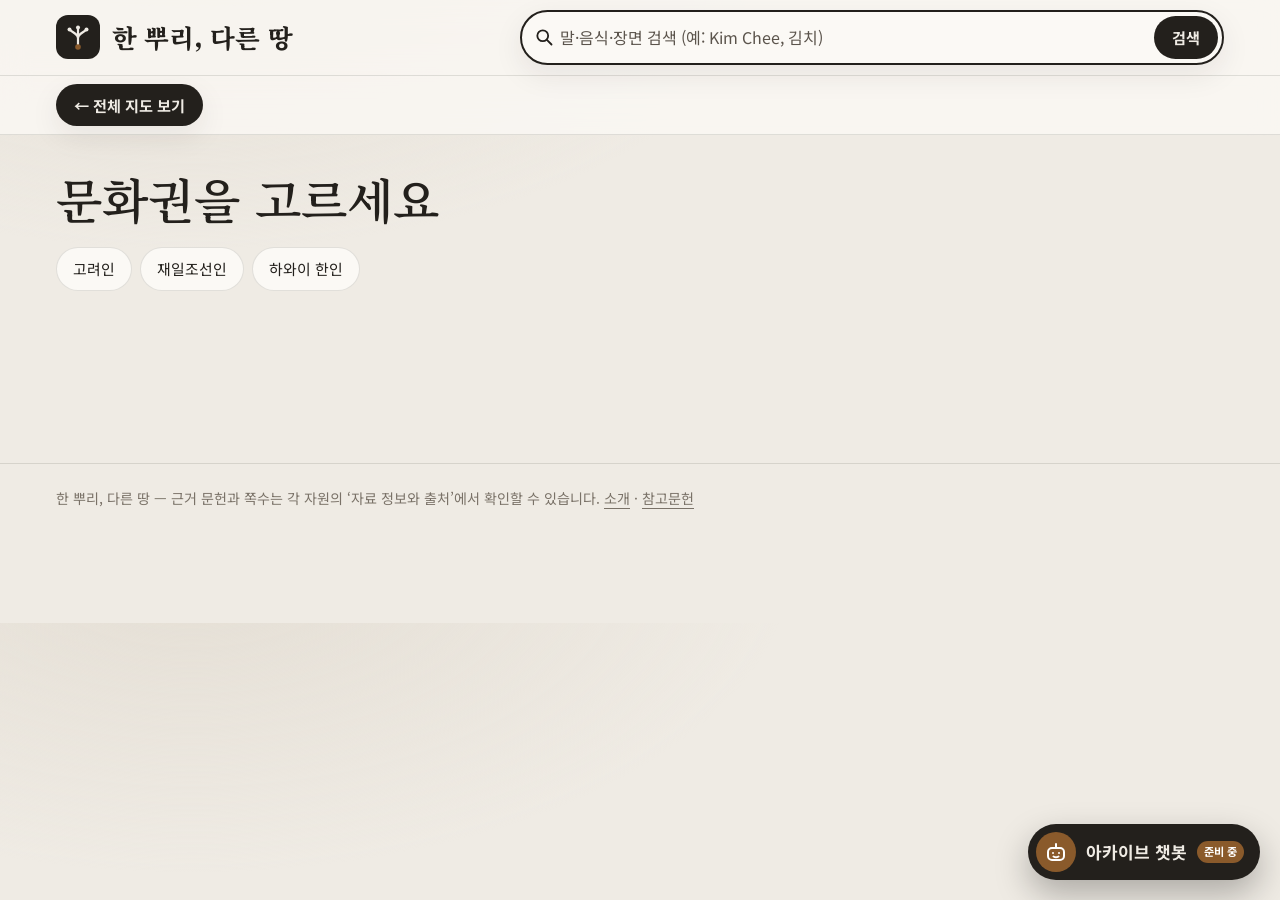
<file: archive.html>
<!doctype html>
<html lang="ko">
<head>
  <!-- 문서 기본 정보 -->
  <meta charset="utf-8">
  <meta name="viewport" content="width=device-width, initial-scale=1">
  <title>문화권 — 한 뿌리, 다른 땅</title>
  <meta name="description" content="한 뿌리, 다른 땅: 한인 디아스포라 생활문화·어휘 아카이브 (One Root, Other Soils: An Archive of Korean Diaspora)">
  <!-- 파비콘(로고 SVG) -->
  <link rel="icon" href="assets/img/favicon.svg" type="image/svg+xml">
  <!-- 글꼴: 본문 Noto Sans KR, 제목 Noto Serif KR(명조) -->
  <link rel="preconnect" href="https://fonts.googleapis.com">
  <link rel="preconnect" href="https://fonts.gstatic.com" crossorigin>
  <link rel="stylesheet" href="https://fonts.googleapis.com/css2?family=Noto+Sans+KR:wght@400;600;700&family=Noto+Serif+KR:wght@500;600;700&display=swap">
  <!-- 사이트 스타일 -->
  <link rel="stylesheet" href="assets/css/style.css">
</head>
<body>
  <!-- 본문 바로가기(키보드 사용자용) -->
  <a class="skip-link" href="#main">본문 바로가기</a>

  <!-- 헤더: 로고와 제목(홈으로), 긴 검색창. 챗봇 버튼은 스크립트가 오른쪽 아래에 띄움 -->
  <header class="site-header">
    <div class="header-inner">
      <a class="brand" href="index.html" aria-label="한 뿌리, 다른 땅 — 홈">
        <svg class="logo" viewBox="0 0 32 32" aria-hidden="true" focusable="false">
          <g fill="none" stroke="currentColor" stroke-width="2.2" stroke-linecap="round"><path d="M16 26 V17"/><path d="M16 17 C16 13 11 12 7.5 8.5"/><path d="M16 17 V6.5"/><path d="M16 17 C16 13 21 12 24.5 8.5"/></g>
          <circle cx="16" cy="26" r="2.8" fill="var(--accent)"/><circle cx="7.5" cy="8.5" r="2" fill="currentColor"/><circle cx="16" cy="6.5" r="2" fill="currentColor"/><circle cx="24.5" cy="8.5" r="2" fill="currentColor"/>
        </svg>
        <span>한 뿌리, 다른 땅</span>
      </a>
      <!-- 검색창: 돋보기 아이콘과 굵은 테두리로 눈에 띄게 -->
      <form class="search-form" role="search" action="search.html" method="get">
        <svg class="search-icon" viewBox="0 0 24 24" aria-hidden="true" focusable="false"><g fill="none" stroke="currentColor" stroke-width="2.2" stroke-linecap="round"><circle cx="10.5" cy="10.5" r="6.5"/><path d="M15.5 15.5L21 21"/></g></svg>
        <label class="sr-only" for="site-q">아카이브 검색(어휘·음식·장면, 이표기 포함)</label>
        <input id="site-q" name="q" type="search" placeholder="말·음식·장면 검색 (예: Kim Chee, 김치)" autocomplete="off">
        <button type="submit">검색</button>
      </form>
    </div>
  </header>

  <!-- 문화권 전환 메뉴(스크립트가 채움, 헤더 아래 고정) -->
  <div id="switch-slot"></div>

  <main id="main">
    <!-- 문화권 머리(이름·소개) -->
    <header id="culture-head"></header>

    <!-- 네 장으로 바로 가기 -->
    <nav class="aspect-tabs exhibit-nav" id="aspect-tabs" aria-label="네 장 바로가기"></nav>

    <!-- 식 → 호 → 일 → 학 순서의 이야기(큐레이터 해설·장면·말) -->
    <div id="story"></div>
  </main>

  <!-- 푸터 -->
  <footer class="site-footer">
    <div class="inner">
      <p>한 뿌리, 다른 땅 — 근거 문헌과 쪽수는 각 자원의 ‘자료 정보와 출처’에서 확인할 수 있습니다. <a href="index.html#about">소개</a> · <a href="index.html#sources">참고문헌</a></p>
    </div>
  </footer>

  <!-- 스크립트: 데이터, 아이콘, 공통 기능(챗봇 창 포함), 이 페이지 기능 -->
  <script src="site-data/archive.js"></script>
  <script src="assets/js/icons.js"></script>
  <script src="assets/js/common.js"></script>
  <script src="assets/js/archive.js"></script>
</body>
</html>
</file>
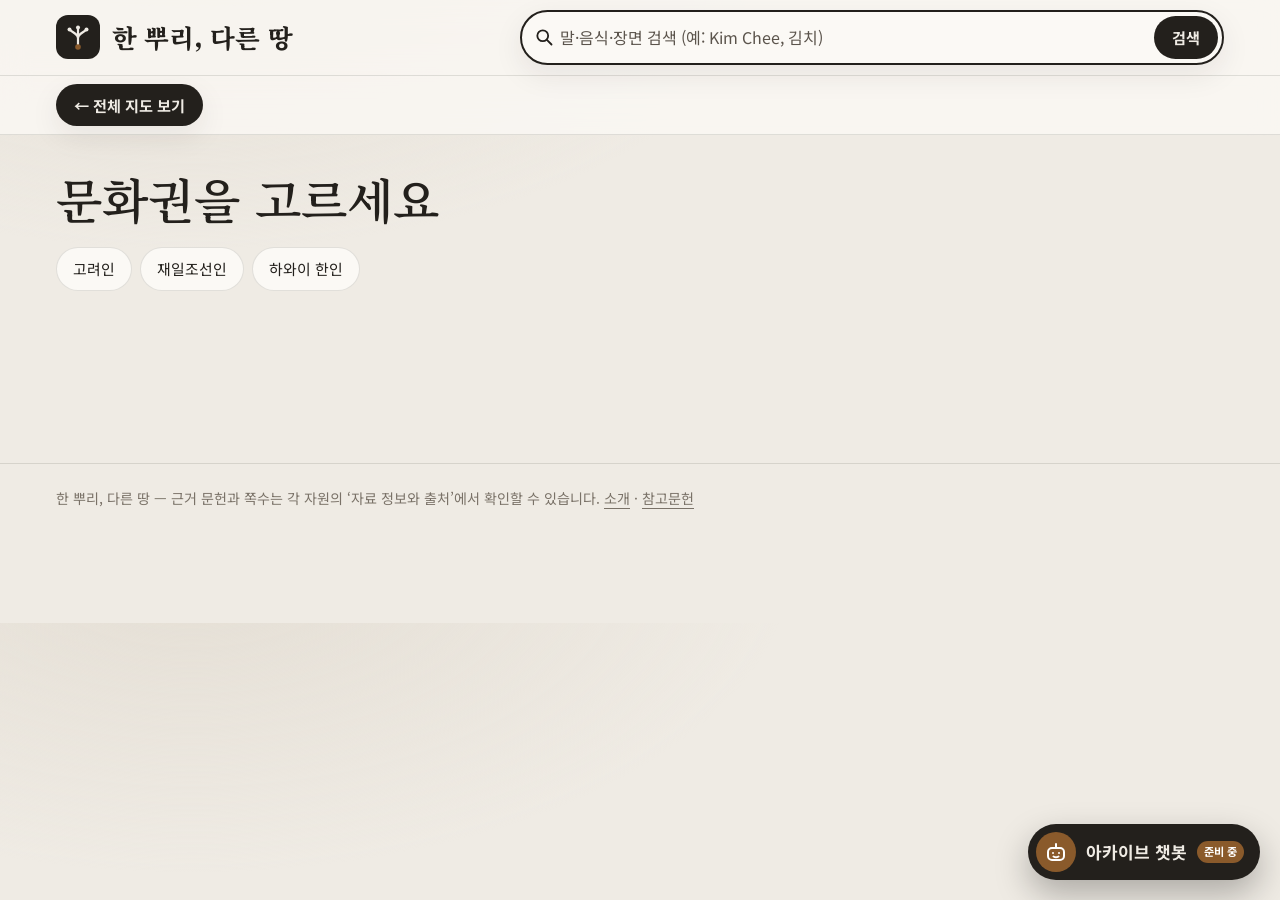
<file: exhibition.html>
<!doctype html>
<html lang="ko">
<head>
  <!-- 문서 기본 정보 -->
  <meta charset="utf-8">
  <meta name="viewport" content="width=device-width, initial-scale=1">
  <title>문화권 — 한 뿌리, 다른 땅</title>
  <meta name="description" content="한 뿌리, 다른 땅: 한인 디아스포라 생활문화·어휘 아카이브 (One Root, Other Soils: An Archive of Korean Diaspora)">
  <!-- 파비콘(로고 SVG) -->
  <link rel="icon" href="assets/img/favicon.svg" type="image/svg+xml">
  <!-- 글꼴: 본문 Noto Sans KR, 제목 Noto Serif KR(명조) -->
  <link rel="preconnect" href="https://fonts.googleapis.com">
  <link rel="preconnect" href="https://fonts.gstatic.com" crossorigin>
  <link rel="stylesheet" href="https://fonts.googleapis.com/css2?family=Noto+Sans+KR:wght@400;600;700&family=Noto+Serif+KR:wght@500;600;700&display=swap">
  <!-- 사이트 스타일 -->
  <link rel="stylesheet" href="assets/css/style.css">
</head>
<body>
  <!-- 본문 바로가기(키보드 사용자용) -->
  <a class="skip-link" href="#main">본문 바로가기</a>

  <!-- 헤더: 로고와 제목(홈으로), 긴 검색창. 챗봇 버튼은 스크립트가 오른쪽 아래에 띄움 -->
  <header class="site-header">
    <div class="header-inner">
      <a class="brand" href="index.html" aria-label="한 뿌리, 다른 땅 — 홈">
        <svg class="logo" viewBox="0 0 32 32" aria-hidden="true" focusable="false">
          <g fill="none" stroke="currentColor" stroke-width="2.2" stroke-linecap="round"><path d="M16 26 V17"/><path d="M16 17 C16 13 11 12 7.5 8.5"/><path d="M16 17 V6.5"/><path d="M16 17 C16 13 21 12 24.5 8.5"/></g>
          <circle cx="16" cy="26" r="2.8" fill="var(--accent)"/><circle cx="7.5" cy="8.5" r="2" fill="currentColor"/><circle cx="16" cy="6.5" r="2" fill="currentColor"/><circle cx="24.5" cy="8.5" r="2" fill="currentColor"/>
        </svg>
        <span>한 뿌리, 다른 땅</span>
      </a>
      <!-- 검색창: 돋보기 아이콘과 굵은 테두리로 눈에 띄게 -->
      <form class="search-form" role="search" action="search.html" method="get">
        <svg class="search-icon" viewBox="0 0 24 24" aria-hidden="true" focusable="false"><g fill="none" stroke="currentColor" stroke-width="2.2" stroke-linecap="round"><circle cx="10.5" cy="10.5" r="6.5"/><path d="M15.5 15.5L21 21"/></g></svg>
        <label class="sr-only" for="site-q">아카이브 검색(어휘·음식·장면, 이표기 포함)</label>
        <input id="site-q" name="q" type="search" placeholder="말·음식·장면 검색 (예: Kim Chee, 김치)" autocomplete="off">
        <button type="submit">검색</button>
      </form>
    </div>
  </header>

  <main id="main">
    <!-- 예전 전시 서사 주소: 문화권 페이지로 이동 -->
    <p><a class="btn btn-primary" href="archive.html">문화권 페이지로 가기 →</a></p>
  </main>

  <!-- 푸터 -->
  <footer class="site-footer">
    <div class="inner">
      <p>한 뿌리, 다른 땅 — 근거 문헌과 쪽수는 각 자원의 ‘자료 정보와 출처’에서 확인할 수 있습니다. <a href="index.html#about">소개</a> · <a href="index.html#sources">참고문헌</a></p>
    </div>
  </footer>

  <!-- 스크립트: 데이터, 아이콘, 공통 기능(챗봇 창 포함), 이 페이지 기능 -->
  <script src="site-data/archive.js"></script>
  <script src="assets/js/icons.js"></script>
  <script src="assets/js/common.js"></script>
  <script src="assets/js/exhibition.js"></script>
</body>
</html>
</file>
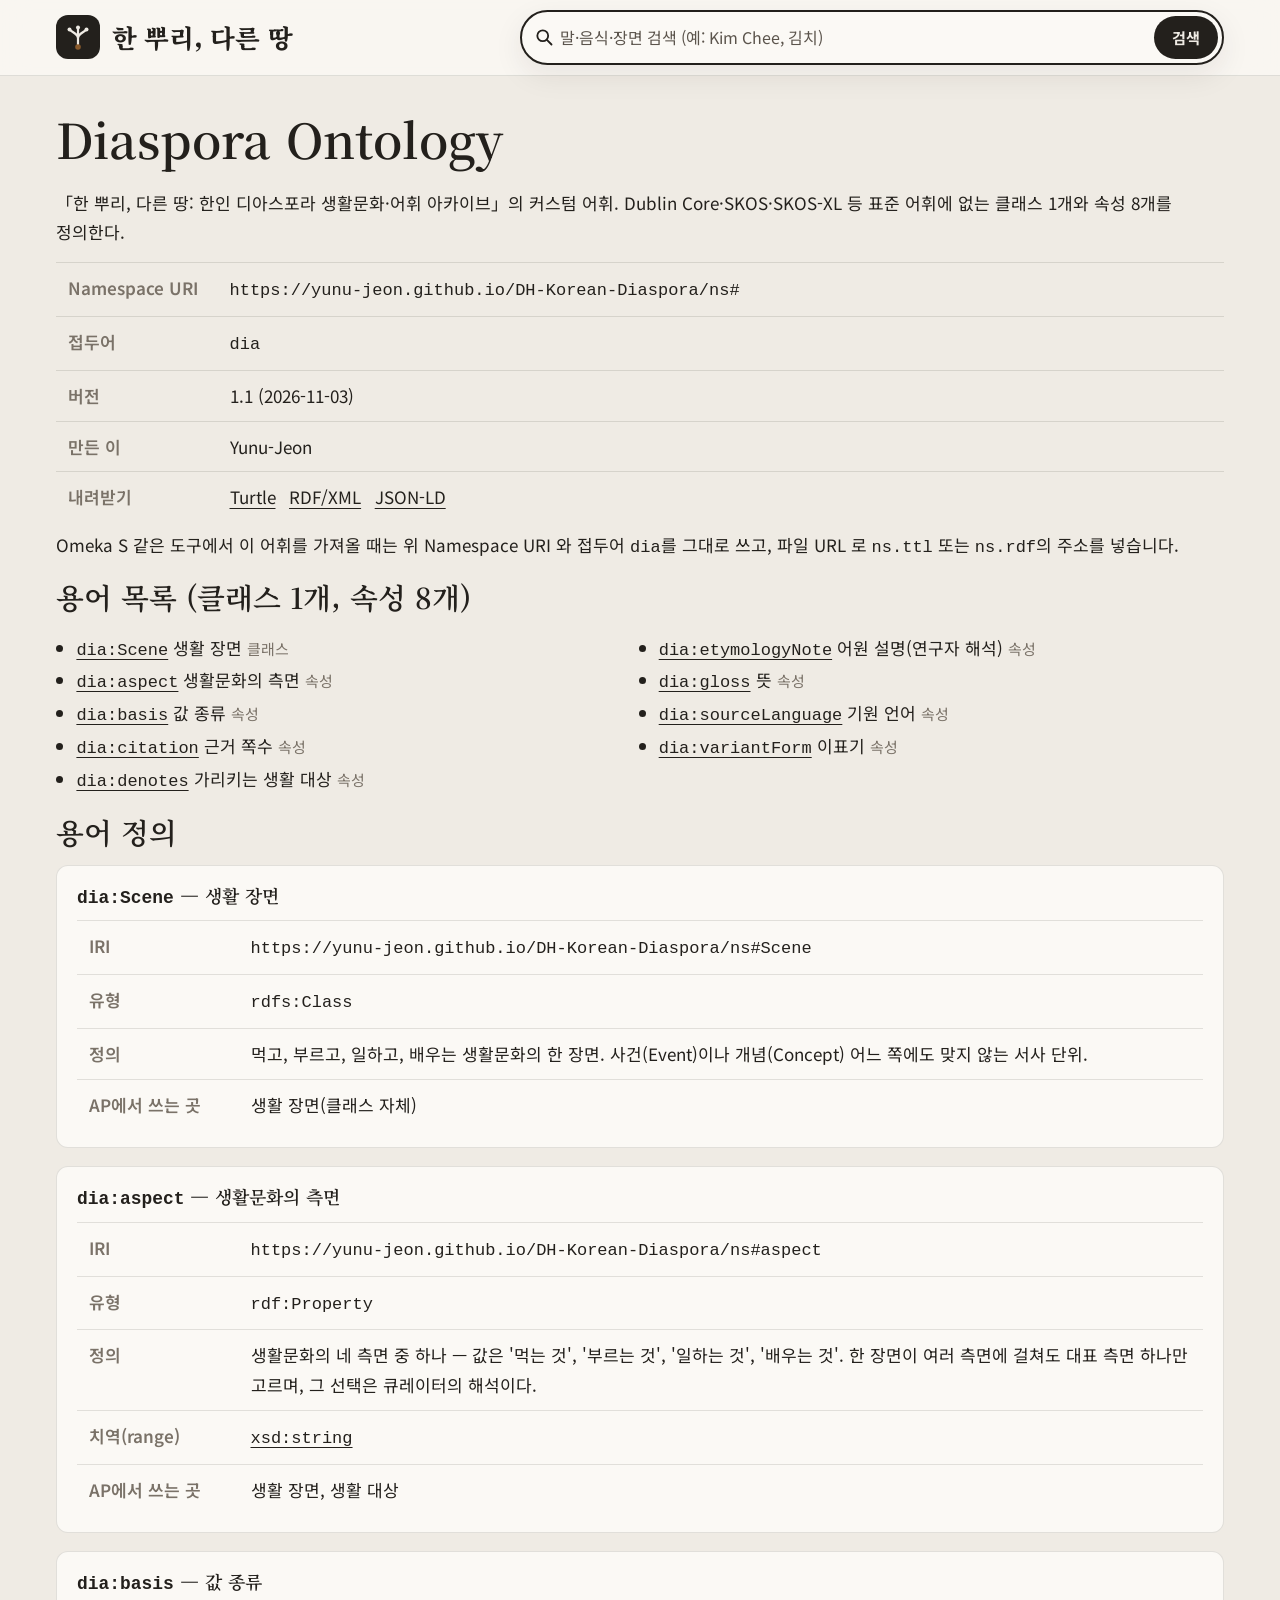
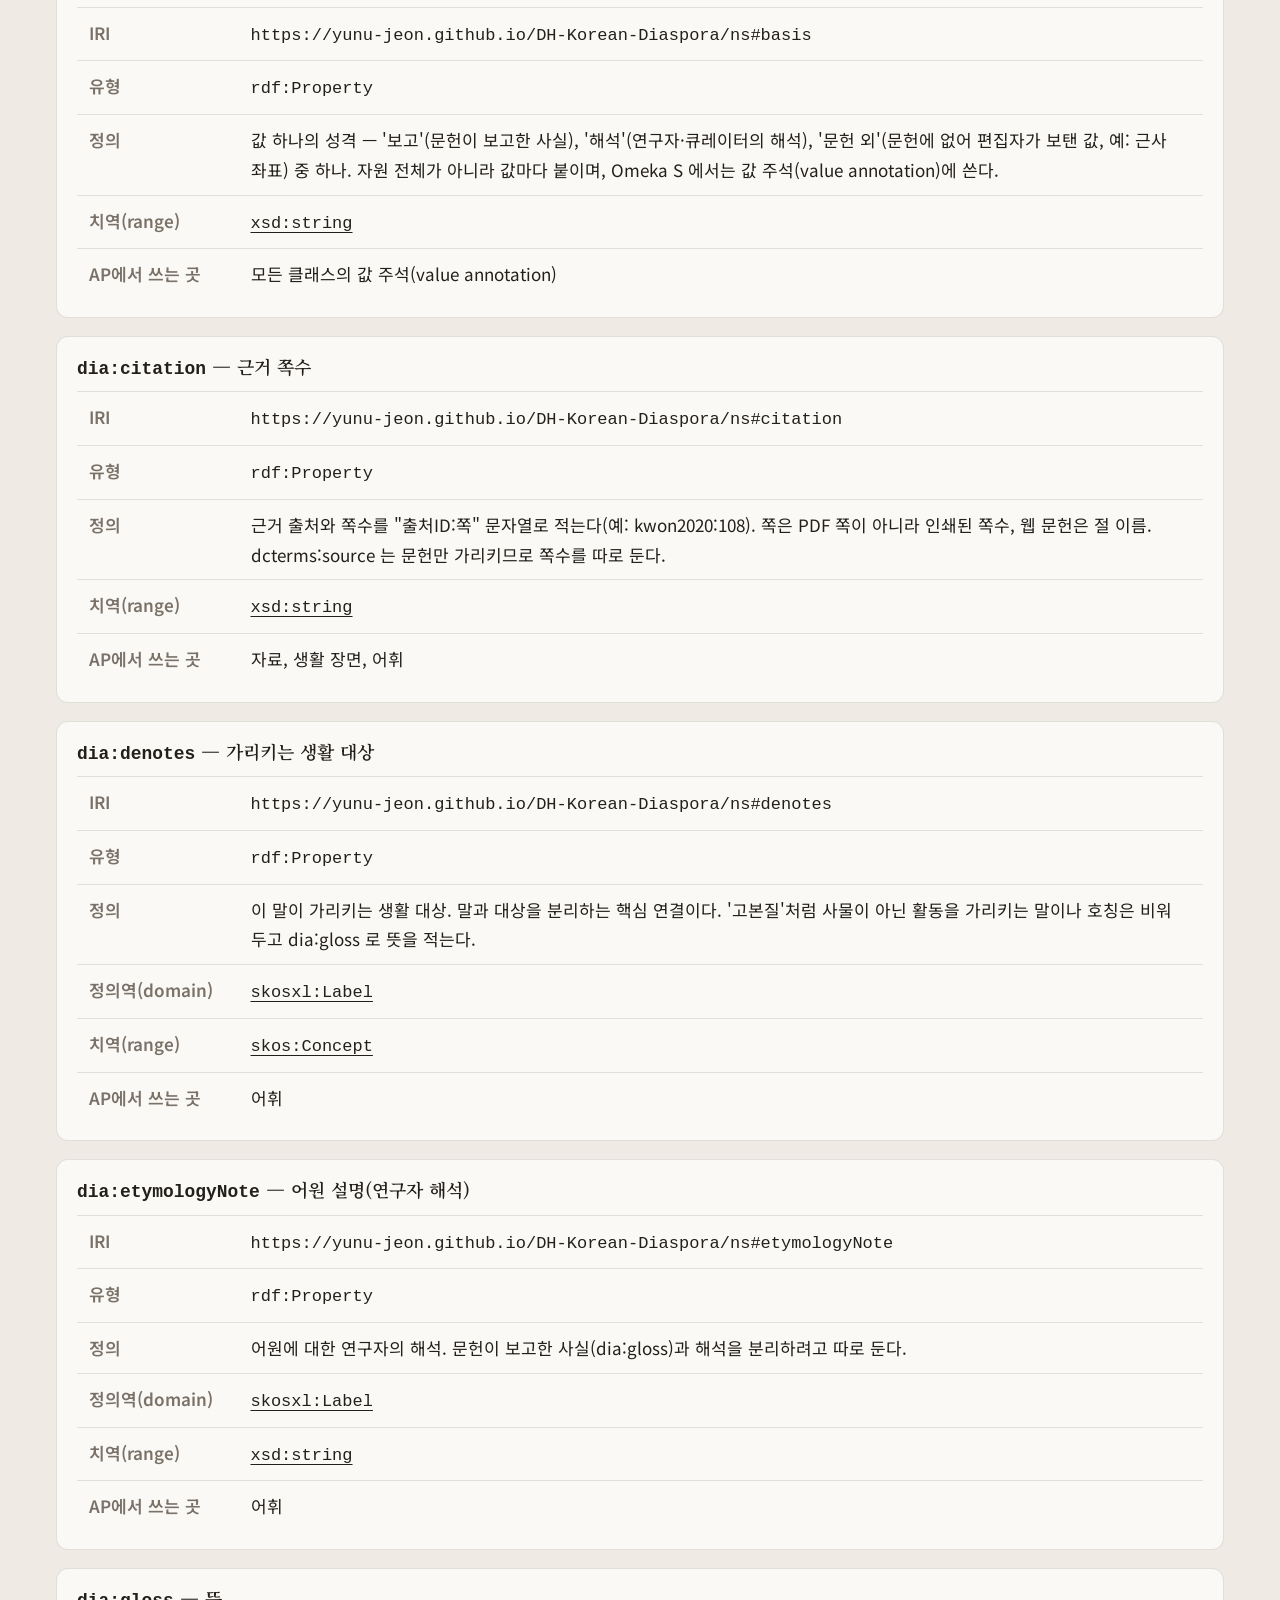
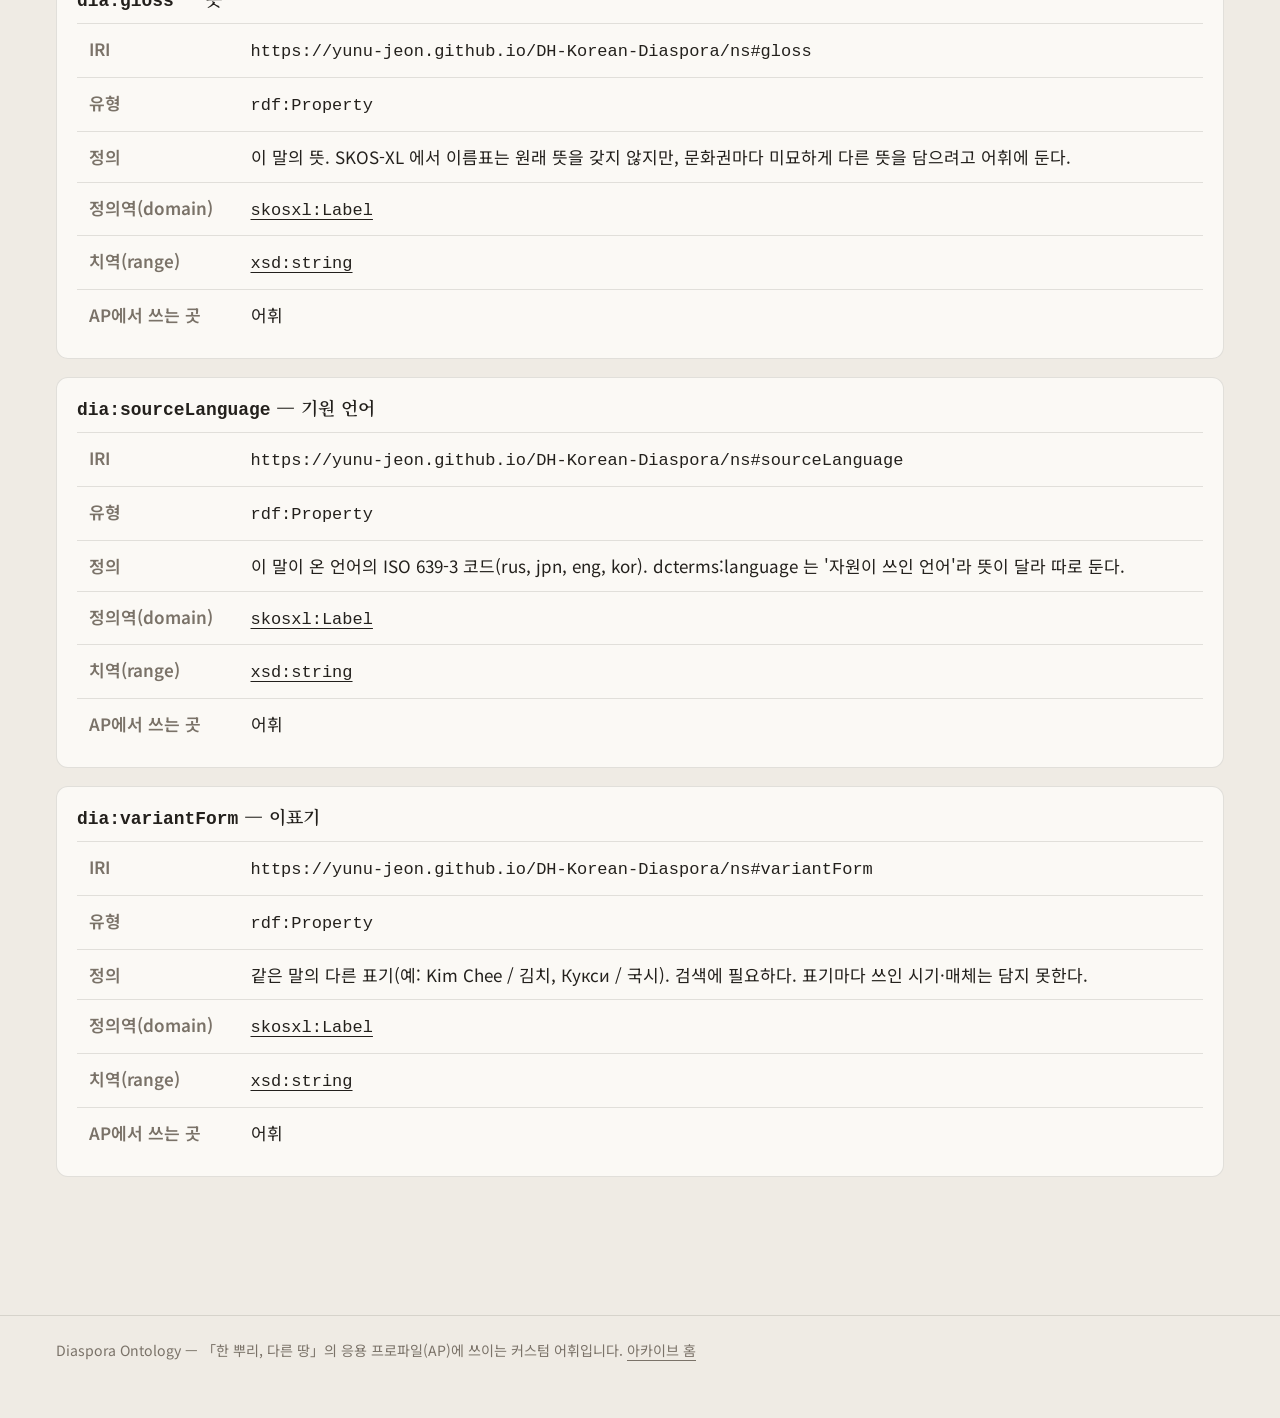
<file: ns.html>
<!doctype html>
<html lang="ko">
<head>
  <!-- 문서 기본 정보 -->
  <meta charset="utf-8">
  <meta name="viewport" content="width=device-width, initial-scale=1">
  <title>Diaspora Ontology (dia) — 한 뿌리, 다른 땅</title>
  <meta name="description" content="한 뿌리, 다른 땅 아카이브의 커스텀 어휘 Diaspora Ontology(dia:) 정의서">
  <!-- 기계가 읽는 같은 어휘 -->
  <link rel="alternate" type="text/turtle" href="ns.ttl">
  <link rel="alternate" type="application/rdf+xml" href="ns.rdf">
  <link rel="alternate" type="application/ld+json" href="ns.jsonld">
  <!-- 파비콘(로고 SVG) -->
  <link rel="icon" href="assets/img/favicon.svg" type="image/svg+xml">
  <!-- 글꼴: 본문 Noto Sans KR, 제목 Noto Serif KR(명조) -->
  <link rel="preconnect" href="https://fonts.googleapis.com">
  <link rel="preconnect" href="https://fonts.gstatic.com" crossorigin>
  <link rel="stylesheet" href="https://fonts.googleapis.com/css2?family=Noto+Sans+KR:wght@400;600;700&family=Noto+Serif+KR:wght@500;600;700&display=swap">
  <!-- 사이트 스타일 -->
  <link rel="stylesheet" href="assets/css/style.css">
  <style>
    .ns-table { width: 100%; border-collapse: collapse; margin: 0 0 8px; }
    .ns-table th, .ns-table td { text-align: left; vertical-align: top; padding: 10px 12px; border-top: 1px solid var(--line); }
    .ns-table th { width: 9.5em; color: var(--ink-3); font-weight: 600; }
    .ns-table td { overflow-wrap: anywhere; }
    .ns-term { background: var(--surface); border: 1px solid var(--line); border-radius: var(--radius-sm); padding: 18px 20px 10px; margin: 0 0 18px; scroll-margin-top: calc(var(--header-h) + 12px); }
    .ns-term h3 { margin: 0 0 10px; }
    .ns-term:target { border-color: var(--accent); }
    .ns-kind { color: var(--ink-3); font-size: 0.88em; }
    .ns-toc { columns: 2 16em; padding-left: 1.2em; }
    .ns-formats a { margin-right: 0.8em; }
    @media (max-width: 640px) {
      .ns-table th, .ns-table td { display: block; width: auto; }
      .ns-table th { padding-bottom: 2px; }
      .ns-table td { border-top: 0; padding-top: 0; }
      .ns-term { padding: 14px 14px 6px; }
    }
  </style>
</head>
<body>
  <!-- 본문 바로가기(키보드 사용자용) -->
  <a class="skip-link" href="#main">본문 바로가기</a>

  <!-- 헤더: 로고와 제목(홈으로), 긴 검색창 -->
  <header class="site-header">
    <div class="header-inner">
      <a class="brand" href="index.html" aria-label="한 뿌리, 다른 땅 — 홈">
        <svg class="logo" viewBox="0 0 32 32" aria-hidden="true" focusable="false">
          <g fill="none" stroke="currentColor" stroke-width="2.2" stroke-linecap="round"><path d="M16 26 V17"/><path d="M16 17 C16 13 11 12 7.5 8.5"/><path d="M16 17 V6.5"/><path d="M16 17 C16 13 21 12 24.5 8.5"/></g>
          <circle cx="16" cy="26" r="2.8" fill="var(--accent)"/><circle cx="7.5" cy="8.5" r="2" fill="currentColor"/><circle cx="16" cy="6.5" r="2" fill="currentColor"/><circle cx="24.5" cy="8.5" r="2" fill="currentColor"/>
        </svg>
        <span>한 뿌리, 다른 땅</span>
      </a>
      <!-- 검색창: 돋보기 아이콘과 굵은 테두리로 눈에 띄게 -->
      <form class="search-form" role="search" action="search.html" method="get">
        <svg class="search-icon" viewBox="0 0 24 24" aria-hidden="true" focusable="false"><g fill="none" stroke="currentColor" stroke-width="2.2" stroke-linecap="round"><circle cx="10.5" cy="10.5" r="6.5"/><path d="M15.5 15.5L21 21"/></g></svg>
        <label class="sr-only" for="site-q">아카이브 검색(어휘·음식·장면, 이표기 포함)</label>
        <input id="site-q" name="q" type="search" placeholder="말·음식·장면 검색 (예: Kim Chee, 김치)" autocomplete="off">
        <button type="submit">검색</button>
      </form>
    </div>
  </header>

  <main id="main">
    <!-- 이 파일은 build_ns.py 로 어휘설명.ttl 에서 만든 것입니다 -->
    <h1>Diaspora Ontology</h1>
    <p>「한 뿌리, 다른 땅: 한인 디아스포라 생활문화·어휘 아카이브」의 커스텀 어휘. Dublin Core·SKOS·SKOS-XL 등 표준 어휘에 없는 클래스 1개와 속성 8개를 정의한다.</p>

    <table class="ns-table">
      <tr><th scope="row">Namespace URI</th><td><code>https://yunu-jeon.github.io/DH-Korean-Diaspora/ns#</code></td></tr>
      <tr><th scope="row">접두어</th><td><code>dia</code></td></tr>
      <tr><th scope="row">버전</th><td>1.1 (2026-11-03)</td></tr>
      <tr><th scope="row">만든 이</th><td>Yunu-Jeon</td></tr>
      <tr><th scope="row">내려받기</th><td class="ns-formats"><a href="ns.ttl">Turtle</a><a href="ns.rdf">RDF/XML</a><a href="ns.jsonld">JSON-LD</a></td></tr>
    </table>
    <p>Omeka S 같은 도구에서 이 어휘를 가져올 때는 위 Namespace URI 와 접두어 <code>dia</code>를 그대로 쓰고, 파일 URL 로 <code>ns.ttl</code> 또는 <code>ns.rdf</code>의 주소를 넣습니다.</p>

    <h2>용어 목록 (클래스 1개, 속성 8개)</h2>
    <ul class="ns-toc">
      <li><a href="#Scene"><code>dia:Scene</code></a> 생활 장면 <span class="ns-kind">클래스</span></li>
      <li><a href="#aspect"><code>dia:aspect</code></a> 생활문화의 측면 <span class="ns-kind">속성</span></li>
      <li><a href="#basis"><code>dia:basis</code></a> 값 종류 <span class="ns-kind">속성</span></li>
      <li><a href="#citation"><code>dia:citation</code></a> 근거 쪽수 <span class="ns-kind">속성</span></li>
      <li><a href="#denotes"><code>dia:denotes</code></a> 가리키는 생활 대상 <span class="ns-kind">속성</span></li>
      <li><a href="#etymologyNote"><code>dia:etymologyNote</code></a> 어원 설명(연구자 해석) <span class="ns-kind">속성</span></li>
      <li><a href="#gloss"><code>dia:gloss</code></a> 뜻 <span class="ns-kind">속성</span></li>
      <li><a href="#sourceLanguage"><code>dia:sourceLanguage</code></a> 기원 언어 <span class="ns-kind">속성</span></li>
      <li><a href="#variantForm"><code>dia:variantForm</code></a> 이표기 <span class="ns-kind">속성</span></li>
    </ul>

    <h2>용어 정의</h2>
    <section class="ns-term" id="Scene">
      <h3><code>dia:Scene</code> — 생활 장면</h3>
      <table class="ns-table">
<tr><th scope="row">IRI</th><td><code>https://yunu-jeon.github.io/DH-Korean-Diaspora/ns#Scene</code></td></tr>
<tr><th scope="row">유형</th><td><code>rdfs:Class</code></td></tr>
<tr><th scope="row">정의</th><td>먹고, 부르고, 일하고, 배우는 생활문화의 한 장면. 사건(Event)이나 개념(Concept) 어느 쪽에도 맞지 않는 서사 단위.</td></tr>
<tr><th scope="row">AP에서 쓰는 곳</th><td>생활 장면(클래스 자체)</td></tr>
      </table>
    </section>
    <section class="ns-term" id="aspect">
      <h3><code>dia:aspect</code> — 생활문화의 측면</h3>
      <table class="ns-table">
<tr><th scope="row">IRI</th><td><code>https://yunu-jeon.github.io/DH-Korean-Diaspora/ns#aspect</code></td></tr>
<tr><th scope="row">유형</th><td><code>rdf:Property</code></td></tr>
<tr><th scope="row">정의</th><td>생활문화의 네 측면 중 하나 — 값은 &#x27;먹는 것&#x27;, &#x27;부르는 것&#x27;, &#x27;일하는 것&#x27;, &#x27;배우는 것&#x27;. 한 장면이 여러 측면에 걸쳐도 대표 측면 하나만 고르며, 그 선택은 큐레이터의 해석이다.</td></tr>
<tr><th scope="row">치역(range)</th><td><a href="http://www.w3.org/2001/XMLSchema#string"><code>xsd:string</code></a></td></tr>
<tr><th scope="row">AP에서 쓰는 곳</th><td>생활 장면, 생활 대상</td></tr>
      </table>
    </section>
    <section class="ns-term" id="basis">
      <h3><code>dia:basis</code> — 값 종류</h3>
      <table class="ns-table">
<tr><th scope="row">IRI</th><td><code>https://yunu-jeon.github.io/DH-Korean-Diaspora/ns#basis</code></td></tr>
<tr><th scope="row">유형</th><td><code>rdf:Property</code></td></tr>
<tr><th scope="row">정의</th><td>값 하나의 성격 — &#x27;보고&#x27;(문헌이 보고한 사실), &#x27;해석&#x27;(연구자·큐레이터의 해석), &#x27;문헌 외&#x27;(문헌에 없어 편집자가 보탠 값, 예: 근사 좌표) 중 하나. 자원 전체가 아니라 값마다 붙이며, Omeka S 에서는 값 주석(value annotation)에 쓴다.</td></tr>
<tr><th scope="row">치역(range)</th><td><a href="http://www.w3.org/2001/XMLSchema#string"><code>xsd:string</code></a></td></tr>
<tr><th scope="row">AP에서 쓰는 곳</th><td>모든 클래스의 값 주석(value annotation)</td></tr>
      </table>
    </section>
    <section class="ns-term" id="citation">
      <h3><code>dia:citation</code> — 근거 쪽수</h3>
      <table class="ns-table">
<tr><th scope="row">IRI</th><td><code>https://yunu-jeon.github.io/DH-Korean-Diaspora/ns#citation</code></td></tr>
<tr><th scope="row">유형</th><td><code>rdf:Property</code></td></tr>
<tr><th scope="row">정의</th><td>근거 출처와 쪽수를 &quot;출처ID:쪽&quot; 문자열로 적는다(예: kwon2020:108). 쪽은 PDF 쪽이 아니라 인쇄된 쪽수, 웹 문헌은 절 이름. dcterms:source 는 문헌만 가리키므로 쪽수를 따로 둔다.</td></tr>
<tr><th scope="row">치역(range)</th><td><a href="http://www.w3.org/2001/XMLSchema#string"><code>xsd:string</code></a></td></tr>
<tr><th scope="row">AP에서 쓰는 곳</th><td>자료, 생활 장면, 어휘</td></tr>
      </table>
    </section>
    <section class="ns-term" id="denotes">
      <h3><code>dia:denotes</code> — 가리키는 생활 대상</h3>
      <table class="ns-table">
<tr><th scope="row">IRI</th><td><code>https://yunu-jeon.github.io/DH-Korean-Diaspora/ns#denotes</code></td></tr>
<tr><th scope="row">유형</th><td><code>rdf:Property</code></td></tr>
<tr><th scope="row">정의</th><td>이 말이 가리키는 생활 대상. 말과 대상을 분리하는 핵심 연결이다. &#x27;고본질&#x27;처럼 사물이 아닌 활동을 가리키는 말이나 호칭은 비워 두고 dia:gloss 로 뜻을 적는다.</td></tr>
<tr><th scope="row">정의역(domain)</th><td><a href="http://www.w3.org/2008/05/skos-xl#Label"><code>skosxl:Label</code></a></td></tr>
<tr><th scope="row">치역(range)</th><td><a href="http://www.w3.org/2004/02/skos/core#Concept"><code>skos:Concept</code></a></td></tr>
<tr><th scope="row">AP에서 쓰는 곳</th><td>어휘</td></tr>
      </table>
    </section>
    <section class="ns-term" id="etymologyNote">
      <h3><code>dia:etymologyNote</code> — 어원 설명(연구자 해석)</h3>
      <table class="ns-table">
<tr><th scope="row">IRI</th><td><code>https://yunu-jeon.github.io/DH-Korean-Diaspora/ns#etymologyNote</code></td></tr>
<tr><th scope="row">유형</th><td><code>rdf:Property</code></td></tr>
<tr><th scope="row">정의</th><td>어원에 대한 연구자의 해석. 문헌이 보고한 사실(dia:gloss)과 해석을 분리하려고 따로 둔다.</td></tr>
<tr><th scope="row">정의역(domain)</th><td><a href="http://www.w3.org/2008/05/skos-xl#Label"><code>skosxl:Label</code></a></td></tr>
<tr><th scope="row">치역(range)</th><td><a href="http://www.w3.org/2001/XMLSchema#string"><code>xsd:string</code></a></td></tr>
<tr><th scope="row">AP에서 쓰는 곳</th><td>어휘</td></tr>
      </table>
    </section>
    <section class="ns-term" id="gloss">
      <h3><code>dia:gloss</code> — 뜻</h3>
      <table class="ns-table">
<tr><th scope="row">IRI</th><td><code>https://yunu-jeon.github.io/DH-Korean-Diaspora/ns#gloss</code></td></tr>
<tr><th scope="row">유형</th><td><code>rdf:Property</code></td></tr>
<tr><th scope="row">정의</th><td>이 말의 뜻. SKOS-XL 에서 이름표는 원래 뜻을 갖지 않지만, 문화권마다 미묘하게 다른 뜻을 담으려고 어휘에 둔다.</td></tr>
<tr><th scope="row">정의역(domain)</th><td><a href="http://www.w3.org/2008/05/skos-xl#Label"><code>skosxl:Label</code></a></td></tr>
<tr><th scope="row">치역(range)</th><td><a href="http://www.w3.org/2001/XMLSchema#string"><code>xsd:string</code></a></td></tr>
<tr><th scope="row">AP에서 쓰는 곳</th><td>어휘</td></tr>
      </table>
    </section>
    <section class="ns-term" id="sourceLanguage">
      <h3><code>dia:sourceLanguage</code> — 기원 언어</h3>
      <table class="ns-table">
<tr><th scope="row">IRI</th><td><code>https://yunu-jeon.github.io/DH-Korean-Diaspora/ns#sourceLanguage</code></td></tr>
<tr><th scope="row">유형</th><td><code>rdf:Property</code></td></tr>
<tr><th scope="row">정의</th><td>이 말이 온 언어의 ISO 639-3 코드(rus, jpn, eng, kor). dcterms:language 는 &#x27;자원이 쓰인 언어&#x27;라 뜻이 달라 따로 둔다.</td></tr>
<tr><th scope="row">정의역(domain)</th><td><a href="http://www.w3.org/2008/05/skos-xl#Label"><code>skosxl:Label</code></a></td></tr>
<tr><th scope="row">치역(range)</th><td><a href="http://www.w3.org/2001/XMLSchema#string"><code>xsd:string</code></a></td></tr>
<tr><th scope="row">AP에서 쓰는 곳</th><td>어휘</td></tr>
      </table>
    </section>
    <section class="ns-term" id="variantForm">
      <h3><code>dia:variantForm</code> — 이표기</h3>
      <table class="ns-table">
<tr><th scope="row">IRI</th><td><code>https://yunu-jeon.github.io/DH-Korean-Diaspora/ns#variantForm</code></td></tr>
<tr><th scope="row">유형</th><td><code>rdf:Property</code></td></tr>
<tr><th scope="row">정의</th><td>같은 말의 다른 표기(예: Kim Chee / 김치, Кукси / 국시). 검색에 필요하다. 표기마다 쓰인 시기·매체는 담지 못한다.</td></tr>
<tr><th scope="row">정의역(domain)</th><td><a href="http://www.w3.org/2008/05/skos-xl#Label"><code>skosxl:Label</code></a></td></tr>
<tr><th scope="row">치역(range)</th><td><a href="http://www.w3.org/2001/XMLSchema#string"><code>xsd:string</code></a></td></tr>
<tr><th scope="row">AP에서 쓰는 곳</th><td>어휘</td></tr>
      </table>
    </section>
  </main>

  <!-- 푸터 -->
  <footer class="site-footer">
    <div class="inner">
      <p>Diaspora Ontology — 「한 뿌리, 다른 땅」의 응용 프로파일(AP)에 쓰이는 커스텀 어휘입니다. <a href="index.html">아카이브 홈</a></p>
    </div>
  </footer>
</body>
</html>
</file>
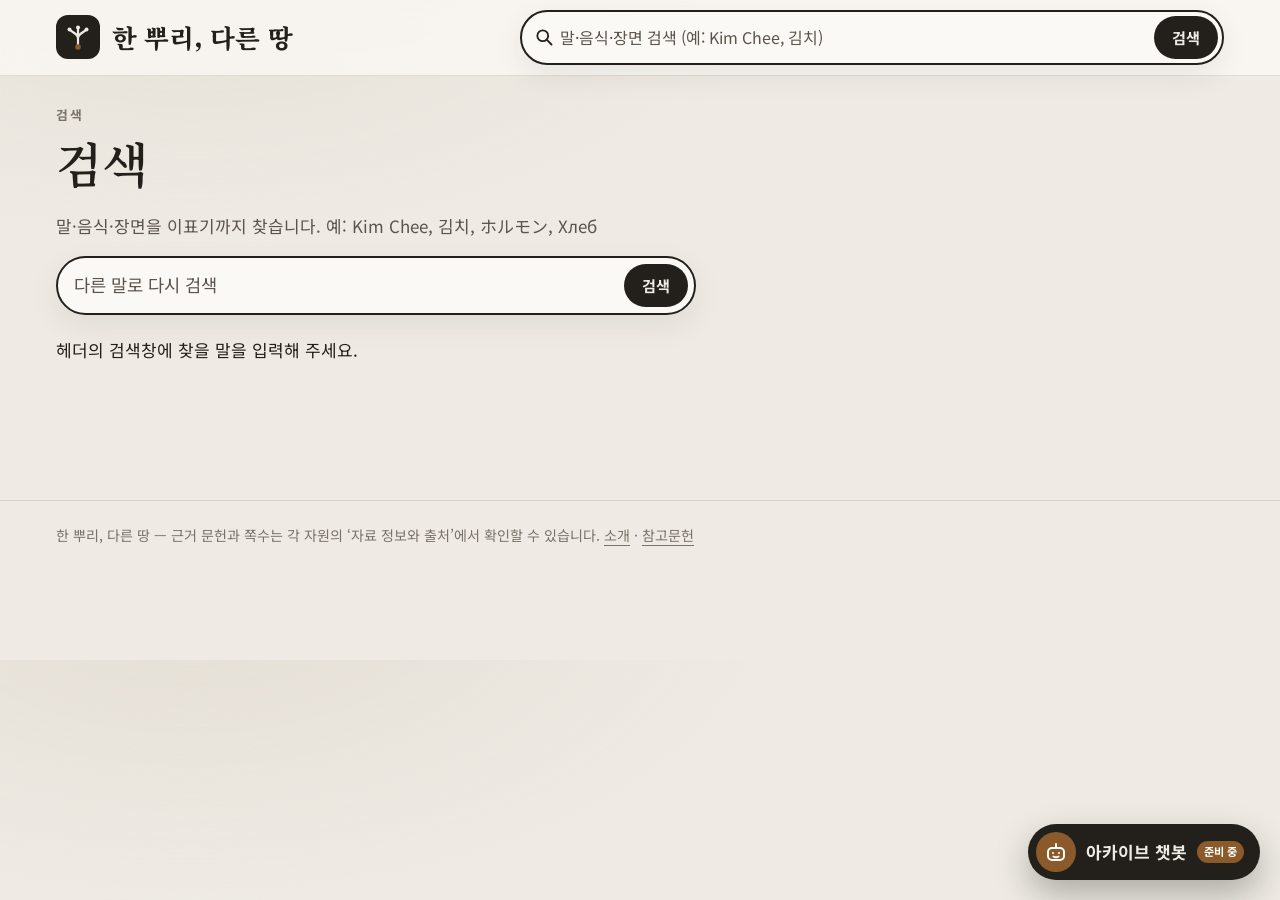
<file: search.html>
<!doctype html>
<html lang="ko">
<head>
  <!-- 문서 기본 정보 -->
  <meta charset="utf-8">
  <meta name="viewport" content="width=device-width, initial-scale=1">
  <title>검색 — 한 뿌리, 다른 땅</title>
  <meta name="description" content="한 뿌리, 다른 땅: 한인 디아스포라 생활문화·어휘 아카이브 (One Root, Other Soils: An Archive of Korean Diaspora)">
  <!-- 파비콘(로고 SVG) -->
  <link rel="icon" href="assets/img/favicon.svg" type="image/svg+xml">
  <!-- 글꼴: 본문 Noto Sans KR, 제목 Noto Serif KR(명조) -->
  <link rel="preconnect" href="https://fonts.googleapis.com">
  <link rel="preconnect" href="https://fonts.gstatic.com" crossorigin>
  <link rel="stylesheet" href="https://fonts.googleapis.com/css2?family=Noto+Sans+KR:wght@400;600;700&family=Noto+Serif+KR:wght@500;600;700&display=swap">
  <!-- 사이트 스타일 -->
  <link rel="stylesheet" href="assets/css/style.css">
</head>
<body>
  <!-- 본문 바로가기(키보드 사용자용) -->
  <a class="skip-link" href="#main">본문 바로가기</a>

  <!-- 헤더: 로고와 제목(홈으로), 긴 검색창. 챗봇 버튼은 스크립트가 오른쪽 아래에 띄움 -->
  <header class="site-header">
    <div class="header-inner">
      <a class="brand" href="index.html" aria-label="한 뿌리, 다른 땅 — 홈">
        <svg class="logo" viewBox="0 0 32 32" aria-hidden="true" focusable="false">
          <g fill="none" stroke="currentColor" stroke-width="2.2" stroke-linecap="round"><path d="M16 26 V17"/><path d="M16 17 C16 13 11 12 7.5 8.5"/><path d="M16 17 V6.5"/><path d="M16 17 C16 13 21 12 24.5 8.5"/></g>
          <circle cx="16" cy="26" r="2.8" fill="var(--accent)"/><circle cx="7.5" cy="8.5" r="2" fill="currentColor"/><circle cx="16" cy="6.5" r="2" fill="currentColor"/><circle cx="24.5" cy="8.5" r="2" fill="currentColor"/>
        </svg>
        <span>한 뿌리, 다른 땅</span>
      </a>
      <!-- 검색창: 돋보기 아이콘과 굵은 테두리로 눈에 띄게 -->
      <form class="search-form" role="search" action="search.html" method="get">
        <svg class="search-icon" viewBox="0 0 24 24" aria-hidden="true" focusable="false"><g fill="none" stroke="currentColor" stroke-width="2.2" stroke-linecap="round"><circle cx="10.5" cy="10.5" r="6.5"/><path d="M15.5 15.5L21 21"/></g></svg>
        <label class="sr-only" for="site-q">아카이브 검색(어휘·음식·장면, 이표기 포함)</label>
        <input id="site-q" name="q" type="search" placeholder="말·음식·장면 검색 (예: Kim Chee, 김치)" autocomplete="off">
        <button type="submit">검색</button>
      </form>
    </div>
  </header>

  <main id="main">
    <!-- 검색 결과 -->
    <p class="eyebrow">검색</p>
    <h1 id="search-title">검색</h1>
    <p class="lead">말·음식·장면을 이표기까지 찾습니다. 예: Kim Chee, 김치, ホルモン, Хлеб</p>
    <!-- 본문에서도 바로 다시 검색할 수 있는 큰 검색창 -->
    <form class="search-form search-big" role="search" action="search.html" method="get">
      <label class="sr-only" for="page-q">다시 검색</label>
      <input id="page-q" name="q" type="search" placeholder="다른 말로 다시 검색" autocomplete="off">
      <button type="submit">검색</button>
    </form>
    <div id="search-results" aria-live="polite"></div>
  </main>

  <!-- 푸터 -->
  <footer class="site-footer">
    <div class="inner">
      <p>한 뿌리, 다른 땅 — 근거 문헌과 쪽수는 각 자원의 ‘자료 정보와 출처’에서 확인할 수 있습니다. <a href="index.html#about">소개</a> · <a href="index.html#sources">참고문헌</a></p>
    </div>
  </footer>

  <!-- 스크립트: 데이터, 아이콘, 공통 기능(챗봇 창 포함), 이 페이지 기능 -->
  <script src="site-data/archive.js"></script>
  <script src="assets/js/icons.js"></script>
  <script src="assets/js/common.js"></script>
  <script src="assets/js/search.js"></script>
</body>
</html>
</file>
<file: assets/css/style.css>
/* ===== 디자인 기준
   큰 틀은 ref1(차분한 박물관 분위기, 절제된 반투명 패널, 둥근 모서리, 중심 콘텐츠의 위계)과
   ref2(앱처럼 일관된 화면 틀, 정돈된 헤더·탐색, 넓은 주 영역과 간결한 보조 정보)를 따름.
   ref3은 소개 아래 넓은 지도와 읽기 쉬운 마커, ref4는 큰 제목과 짧은 설명의 위계·여백만 참고.
   반투명은 헤더·전환 메뉴에만 쓰고, 본문과 카드는 불투명한 바탕으로 읽기 쉽게 함 ===== */

/* ===== 색·글꼴 토큰(라이트) ===== */
:root {
  --bg: #efebe4;
  --bg-2: #e4ded4;
  --surface: #fbf9f5;
  --surface-2: #f4f0e9;
  --glass: rgba(251, 249, 245, 0.78);
  --ink: #23201c;
  --ink-2: #5b544c;
  --ink-3: #7a7268;
  --line: rgba(35, 32, 28, 0.12);
  --accent: #8a5a2b;
  --koryo: #2f6b5f;
  --zainichi: #a5432f;
  --hawaii: #2d5d88;
  --pending: #7a5a00;
  --pending-bg: #f6e9c2;
  --interp: #64488a;
  --lit: #8a5a2b;
  --shadow: 0 10px 30px rgba(35, 28, 20, 0.08);
  --radius: 22px;
  --radius-sm: 12px;
  --font-sans: "Noto Sans KR", "Apple SD Gothic Neo", "Malgun Gothic", "Hiragino Sans", "Yu Gothic", sans-serif;
  --font-serif: "Noto Serif KR", "Nanum Myeongjo", "Hiragino Mincho ProN", "Yu Mincho", serif;
  --header-h: 72px;
  color-scheme: light;
}

/* ===== 다크 모드(시스템 설정, data-theme="light"면 제외) ===== */
@media (prefers-color-scheme: dark) {
  :root:not([data-theme="light"]) {
    --bg: #17161a; --bg-2: #201e23; --surface: #232127; --surface-2: #2a282e; --glass: rgba(35, 33, 39, 0.8);
    --ink: #efebe4; --ink-2: #c3bbb0; --ink-3: #a1998e; --line: rgba(239, 235, 228, 0.13); --accent: #e0aa6c;
    --koryo: #7cc2ae; --zainichi: #ef9580; --hawaii: #8dbbe6; --pending: #f2d27b; --pending-bg: #3b3218; --interp: #c4a7e6; --lit: #e0aa6c;
    --shadow: 0 10px 30px rgba(0, 0, 0, 0.35); color-scheme: dark;
  }
}

/* ===== 다크 모드(직접 지정) ===== */
:root[data-theme="dark"] {
  --bg: #17161a; --bg-2: #201e23; --surface: #232127; --surface-2: #2a282e; --glass: rgba(35, 33, 39, 0.8);
  --ink: #efebe4; --ink-2: #c3bbb0; --ink-3: #a1998e; --line: rgba(239, 235, 228, 0.13); --accent: #e0aa6c;
  --koryo: #7cc2ae; --zainichi: #ef9580; --hawaii: #8dbbe6; --pending: #f2d27b; --pending-bg: #3b3218; --interp: #c4a7e6; --lit: #e0aa6c;
  --shadow: 0 10px 30px rgba(0, 0, 0, 0.35); color-scheme: dark;
}

/* ===== 기본 요소 ===== */
*, *::before, *::after { box-sizing: border-box; }
html { -webkit-text-size-adjust: 100%; scroll-padding-top: calc(var(--header-h) + 72px); }
body { margin: 0; background: var(--bg); background-image: radial-gradient(1000px 520px at 15% -10%, var(--bg-2), transparent 60%); color: var(--ink); font-family: var(--font-sans); font-size: 17px; line-height: 1.75; word-break: keep-all; overflow-wrap: anywhere; }
a { color: inherit; text-underline-offset: 4px; }
h1, h2, h3 { font-family: var(--font-serif); font-weight: 600; line-height: 1.3; }
h1 { font-size: clamp(1.9rem, 4.4vw, 3rem); margin: 0.1em 0 0.35em; }
h2 { font-size: clamp(1.35rem, 2.6vw, 1.8rem); margin: 0 0 0.5em; }
h3 { font-size: 1.12rem; margin: 0 0 0.3em; }
p { margin: 0 0 0.9em; }
svg { max-width: 100%; }

/* ===== 접근성 공통 ===== */
:focus-visible { outline: 3px solid var(--accent); outline-offset: 3px; border-radius: 6px; }
.sr-only { position: absolute; width: 1px; height: 1px; padding: 0; margin: -1px; overflow: hidden; clip: rect(0 0 0 0); white-space: nowrap; border: 0; }
.skip-link { position: absolute; left: 16px; top: -60px; z-index: 1000; background: var(--ink); color: var(--bg); padding: 8px 14px; border-radius: 10px; }
.skip-link:focus { top: 12px; }

/* ===== 헤더: 앱형 상단 막대(ref2), 반투명 ===== */
.site-header { position: sticky; top: 0; z-index: 600; background: var(--glass); backdrop-filter: blur(14px); -webkit-backdrop-filter: blur(14px); border-bottom: 1px solid var(--line); }
.header-inner { max-width: 1200px; margin: 0 auto; min-height: var(--header-h); padding: 10px 16px; display: flex; flex-wrap: wrap; align-items: center; gap: 8px 20px; }
.brand { display: inline-flex; align-items: center; gap: 10px; text-decoration: none; font-family: var(--font-serif); font-weight: 700; font-size: 1.12rem; white-space: nowrap; }
.brand svg { width: 30px; height: 30px; flex: none; }
.main-nav ul { list-style: none; display: flex; flex-wrap: wrap; gap: 2px; margin: 0; padding: 0; }
.main-nav a { display: block; padding: 7px 14px; border-radius: 999px; text-decoration: none; font-size: 0.95rem; color: var(--ink-2); }
.main-nav a:hover { color: var(--ink); background: var(--surface-2); }
.main-nav a[aria-current="page"] { color: var(--ink); background: var(--surface); box-shadow: inset 0 0 0 1px var(--line); font-weight: 700; }
/* 검색창: 굵은 테두리·돋보기·넓은 입력칸으로 눈에 띄게 */
.search-form { display: flex; align-items: center; gap: 6px; margin-left: auto; background: var(--surface); border: 2px solid var(--ink); border-radius: 999px; padding: 4px 4px 4px 12px; min-width: 0; box-shadow: var(--shadow); }
.search-icon { width: 20px; height: 20px; flex: none; color: var(--ink); }
.search-form input { border: 0; background: transparent; color: var(--ink); font: inherit; font-size: 1rem; width: 15rem; padding: 6px 0; min-width: 0; }
.search-form input::placeholder { color: var(--ink-2); }
.search-form input:focus { outline: none; }
.search-form:focus-within { outline: 3px solid var(--accent); outline-offset: 2px; }
.search-form button { white-space: nowrap; flex: none; border: 0; background: var(--ink); color: var(--bg); border-radius: 999px; padding: 8px 18px; font: inherit; font-size: 0.95rem; font-weight: 700; cursor: pointer; }
.search-big { margin: 8px 0 20px; max-width: 40rem; padding: 6px 6px 6px 16px; }
.search-big input { width: 100%; font-size: 1.1rem; }
.search-big .search-icon { width: 24px; height: 24px; }
/* 홈 검색 배너: 제목 아래, 지도 위 */
.search-banner { margin: 4px 0 26px; }
.search-banner > label { display: block; font-weight: 700; font-size: 0.9rem; color: var(--ink-2); margin-bottom: 6px; }
.search-banner .search-big { margin: 0; }
@media (max-width: 900px) { .header-inner .search-form { margin-left: 0; width: 100%; } .header-inner .search-form input { width: 100%; } }
@media (max-width: 760px) { .site-header { position: static; } html { scroll-padding-top: 80px; } }

/* ===== 버튼·알약 ===== */
.btn, .pill { display: inline-flex; align-items: center; gap: 6px; border: 1px solid var(--line); background: var(--surface); color: var(--ink); border-radius: 999px; padding: 8px 16px; font: inherit; font-size: 0.93rem; cursor: pointer; text-decoration: none; }
.btn:hover, .pill:hover { border-color: var(--ink-3); }
.btn-primary { background: var(--ink); color: var(--bg); border-color: var(--ink); }
.pill[aria-pressed="true"] { background: var(--ink); color: var(--bg); border-color: var(--ink); font-weight: 700; }
.pill-row { display: flex; flex-wrap: wrap; gap: 8px; }

/* ===== 본문 틀과 패널 ===== */
main { max-width: 1200px; margin: 0 auto; padding: 28px 16px 120px; }
.eyebrow { font-size: 0.8rem; letter-spacing: 0.12em; color: var(--ink-3); margin: 0 0 6px; font-weight: 700; }
.lead { font-size: 1.06rem; color: var(--ink-2); max-width: 46rem; }
.panel { background: var(--surface); border: 1px solid var(--line); border-radius: var(--radius); box-shadow: var(--shadow); padding: 20px; }
.hint { font-size: 0.88rem; color: var(--ink-3); margin: 0 0 12px; }
.empty { padding: 22px; border: 1.5px dashed var(--line); border-radius: var(--radius); color: var(--ink-3); text-align: center; background: var(--surface-2); }
.empty.small { padding: 12px; font-size: 0.9rem; }
.section-sub { font-family: var(--font-sans); font-size: 1rem; font-weight: 700; color: var(--ink-2); margin: 30px 0 12px; }

/* ===== 문화권 색 ===== */
.group-koryo { --g: var(--koryo); }
.group-zainichi { --g: var(--zainichi); }
.group-hawaii { --g: var(--hawaii); }

/* ===== 홈: 짧은 타이포그래피 소개 + 아래 큰 지도(ref3·ref4) ===== */
.home-intro { padding: 18px 0 22px; max-width: 52rem; }
.home-intro h1 { font-size: clamp(1.9rem, 4.6vw, 3.2rem); font-weight: 600; margin-bottom: 0.15em; }
.home-intro .subline { font-family: var(--font-serif); font-size: clamp(1.1rem, 2.2vw, 1.4rem); color: var(--ink-2); margin-bottom: 0.7em; }
.home-intro .titles { font-size: 0.9rem; color: var(--ink-3); margin-bottom: 0.4em; }
.home-intro .intro { color: var(--ink-2); max-width: 40rem; margin: 0; }
.map-frame { padding: 10px; }
#map { height: clamp(320px, 62vh, 600px); border-radius: calc(var(--radius) - 8px); overflow: hidden; }
@media (max-width: 760px) { #map { height: clamp(320px, 55vh, 420px); } }
.map-note { font-size: 0.86rem; color: var(--ink-3); margin: 10px 6px 2px; }
.culture-links { font-size: 0.95rem; margin: 6px 6px 0; }
.map-error { padding: 14px; background: var(--pending-bg); color: var(--pending); border-radius: var(--radius-sm); margin: 10px 0; }

/* ===== 지도: 마커 이름표와 프리뷰 ===== */
.leaflet-container { font-family: var(--font-sans); background: var(--surface-2); }
@media (prefers-color-scheme: dark) { :root:not([data-theme="light"]) .leaflet-tile-pane { filter: invert(1) hue-rotate(180deg) brightness(0.8) contrast(0.9); } }
:root[data-theme="dark"] .leaflet-tile-pane { filter: invert(1) hue-rotate(180deg) brightness(0.8) contrast(0.9); }
.map-pin { background: none; border: 0; }
.map-pin span { display: inline-block; transform: translate(-50%, -50%); white-space: nowrap; background: var(--g); color: #fff; font-weight: 700; padding: 6px 14px; border-radius: 999px; box-shadow: 0 6px 16px rgba(0,0,0,.25); border: 2px solid #fff; font-size: 0.95rem; cursor: pointer; }
.leaflet-marker-icon:focus-visible { outline: none; }
.leaflet-marker-icon:focus-visible span { outline: 3px solid var(--accent); outline-offset: 3px; }
.map-home { background: #fff; color: #222; border: 2px solid rgba(0,0,0,.2); border-radius: 6px; padding: 4px 8px; font: inherit; font-size: 0.8rem; cursor: pointer; }
.leaflet-popup-content-wrapper { border-radius: var(--radius-sm); }
.preview-name { font-family: var(--font-serif); font-size: 1.2rem; font-weight: 700; margin: 0 0 4px; color: #222; }
.preview-text { font-size: 0.9rem; margin: 0 0 10px; color: #444; }
.preview .btn-primary { color: #fff; background: #23201c; border-color: #23201c; }

/* ===== 문화권 전환 메뉴(헤더 아래 고정, 반투명) ===== */
#switch-slot { position: sticky; top: var(--header-h); z-index: 500; }
.culture-switch { max-width: 1200px; margin: 0 auto; display: flex; align-items: center; gap: 10px 16px; flex-wrap: wrap; padding: 8px 16px; }
#switch-slot { background: var(--glass); backdrop-filter: blur(14px); -webkit-backdrop-filter: blur(14px); border-bottom: 1px solid var(--line); }
.culture-tabs { list-style: none; display: flex; gap: 4px; margin: 0; padding: 0; }
.culture-tab { display: inline-block; padding: 6px 14px; border-radius: 999px; text-decoration: none; color: var(--ink-2); font-size: 0.95rem; border: 1px solid transparent; }
.culture-tab::before { content: ""; display: inline-block; width: 8px; height: 8px; border-radius: 50%; background: var(--g); margin-right: 7px; vertical-align: 1px; }
.culture-tab:hover { border-color: var(--line); }
.culture-tab[aria-current="page"] { color: var(--ink); background: var(--surface); border-color: var(--ink-3); font-weight: 700; text-decoration: underline; text-decoration-thickness: 2px; text-underline-offset: 6px; }
.culture-select-wrap { display: none; align-items: center; gap: 8px; }
.culture-select-label { font-size: 0.9rem; font-weight: 700; }
.culture-select { font: inherit; padding: 6px 10px; border-radius: 10px; border: 1px solid var(--line); background: var(--surface); color: var(--ink); }
.map-link { margin-left: auto; font-size: 0.9rem; color: var(--ink-2); }
@media (max-width: 760px) { #switch-slot { top: 0; } .culture-tabs { display: none; } .culture-select-wrap { display: flex; } }

/* ===== 문화권 머리 ===== */
.culture-head { border-left: 5px solid var(--g); padding: 4px 0 4px 18px; margin: 6px 0 22px; }
.culture-head .lead { margin-bottom: 0.4em; }
.head-links { display: flex; flex-wrap: wrap; gap: 8px; margin-top: 14px; }

/* ===== 식(食)·호(呼)·사(事)·학(學) 탭 ===== */
.aspect-tabs { display: grid; grid-template-columns: repeat(auto-fill, minmax(min(100%, 128px), 1fr)); gap: 8px; margin: 0 0 24px; }
.aspect-tab { display: flex; flex-direction: column; align-items: flex-start; gap: 2px; padding: 12px 14px; border-radius: var(--radius-sm); border: 1px solid var(--line); background: var(--surface); color: var(--ink); text-decoration: none; min-width: 0; font: inherit; text-align: left; cursor: pointer; }
.aspect-tab:hover { border-color: var(--ink-3); }
.aspect-tab-sub { background: var(--surface-2); }
.aspect-tab[aria-pressed="true"], .aspect-tab[aria-current="true"] { border: 2px solid var(--ink); padding: 11px 13px; background: var(--surface); }
.aspect-tab[aria-pressed="true"] .aspect-label::after { content: " · 보는 중"; font-size: 0.8rem; color: var(--ink-3); }
.aspect-ko { font-family: var(--font-serif); font-size: 1.3rem; font-weight: 700; line-height: 1.2; }
.aspect-label { font-size: 0.92rem; color: var(--ink-2); }
.aspect-count { font-size: 0.78rem; color: var(--ink-3); }
.aspect-desc { color: var(--ink-3); margin-top: -0.3em; }
#panel-title:focus { outline: none; }
/* 문화권 안 거르기 */
.in-culture[hidden] { display: none; }
.in-culture { display: flex; flex-wrap: wrap; align-items: center; gap: 8px 12px; margin: 0 0 14px; }
.in-culture label { font-weight: 700; font-size: 0.9rem; }
.in-culture input { flex: 1; min-width: 200px; max-width: 28rem; font: inherit; padding: 8px 14px; border-radius: 999px; border: 1px solid var(--ink-3); background: var(--surface); color: var(--ink); }
.more-btn { margin: 18px auto 0; display: flex; }
/* 홈 아래 소개 */
.about { max-width: 52rem; }
.about h3 { margin-top: 1.6em; }

/* ===== 장면 카드(불투명, 내용 우선) ===== */
.card-grid { display: grid; gap: 16px; grid-template-columns: repeat(auto-fill, minmax(min(100%, 300px), 1fr)); }
.scene-card { display: flex; flex-direction: column; gap: 6px; background: var(--surface); border: 1px solid var(--line); border-top: 3px solid var(--g, var(--line)); border-radius: var(--radius); padding: 18px 20px; box-shadow: var(--shadow); min-width: 0; }
.card-meta { display: flex; flex-wrap: wrap; align-items: center; gap: 6px; margin: 0; font-size: 0.82rem; color: var(--ink-3); }
.card-meta .icon { width: 18px; height: 18px; color: var(--ink-3); }
.card-title { font-family: var(--font-serif); font-size: 1.2rem; line-height: 1.4; margin: 2px 0 2px; }
.card-title a { text-decoration: none; }
.card-title a:hover { text-decoration: underline; }
.card-text { margin: 0; font-size: 0.97rem; color: var(--ink-2); }
.tags { display: flex; flex-wrap: wrap; align-items: center; gap: 6px; margin: 6px 0 0; }
.tags-label { font-size: 0.78rem; font-weight: 700; color: var(--ink-3); margin-right: 2px; }
.tag { font-size: 0.88rem; padding: 2px 10px; border-radius: 999px; background: var(--surface-2); border: 1px solid var(--line); text-decoration: none; }
.tag:hover { border-color: var(--ink-3); }
.more { margin-top: auto; padding-top: 8px; font-size: 0.9rem; font-weight: 700; color: var(--accent); text-decoration: none; align-self: flex-start; }
.more:hover { text-decoration: underline; }

/* ===== 어휘·생활 대상 카드 ===== */
.word-grid { display: grid; gap: 12px; grid-template-columns: repeat(auto-fill, minmax(min(100%, 210px), 1fr)); }
.word-card { display: flex; flex-direction: column; gap: 4px; background: var(--surface); border: 1px solid var(--line); border-left: 3px solid var(--g, var(--line)); border-radius: var(--radius-sm); padding: 14px 16px; min-width: 0; }
.word { margin: 0; font-family: var(--font-serif); font-size: 1.6rem; line-height: 1.25; }
.word a { text-decoration: none; }
.word a:hover { text-decoration: underline; }

/* ===== 배지 ===== */
.badge { display: inline-block; font-size: 0.72rem; font-weight: 700; padding: 1px 8px; border-radius: 999px; border: 1px solid var(--line); color: var(--ink-3); white-space: nowrap; }
.badge-pending { background: var(--pending-bg); color: var(--pending); border-color: transparent; }
.badge-interp { color: var(--interp); border-color: var(--interp); border-style: dashed; }
.badge-lit { color: var(--lit); border-color: var(--lit); }
.cite { display: block; font-size: 0.84rem; color: var(--ink-3); }

/* ===== 전시 서사 ===== */
.chapter { margin-top: 56px; }
.chapter-no { font-family: var(--font-serif); font-size: 2.6rem; line-height: 1; color: var(--ink-3); margin: 0 0 4px; }
.curator { max-width: 46rem; background: var(--surface); border: 1px solid var(--line); border-left: 4px solid var(--interp); border-radius: 0 var(--radius-sm) var(--radius-sm) 0; padding: 14px 18px; margin: 0 0 20px; font-family: var(--font-serif); font-size: 1.08rem; }
.curator p { margin: 0; }
.curator .curator-tag { font-family: var(--font-sans); font-size: 0.76rem; font-weight: 700; letter-spacing: 0.06em; color: var(--interp); margin-bottom: 4px; }
.exhibit-nav { position: sticky; top: calc(var(--header-h) + 52px); z-index: 400; background: var(--bg); padding: 6px 0; }
@media (max-width: 760px) { .exhibit-nav { position: static; } }

/* ===== 컬렉션·검색 거르개 ===== */
.filters { display: grid; gap: 12px; margin: 18px 0 22px; }
.filter-row { display: flex; flex-wrap: wrap; gap: 8px; align-items: center; }
.filter-row > span { width: 5rem; font-weight: 700; font-size: 0.9rem; }
@media (max-width: 640px) { .filter-row > span { width: 100%; } }
.result-count { color: var(--ink-3); font-size: 0.9rem; }

/* ===== 개별 자원 ===== */
.item-head { border-left: 5px solid var(--g, var(--ink-3)); padding-left: 18px; margin: 6px 0 20px; }
.flags { display: flex; flex-wrap: wrap; gap: 6px; margin: 0; }
.item-body { margin-bottom: 24px; }
.readable { font-size: 1.08rem; max-width: 46rem; }
.facts { display: grid; grid-template-columns: max-content 1fr; gap: 6px 16px; margin: 10px 0; }
.facts dt { font-weight: 700; font-size: 0.9rem; color: var(--ink-2); }
.facts dd { margin: 0; }
@media (max-width: 560px) { .facts { grid-template-columns: 1fr; } .facts dd { margin-bottom: 8px; } }
.related { margin: 28px 0; }
.related h2 { font-size: 1.2rem; }
.fold { margin: 16px 0; background: var(--surface); border: 1px solid var(--line); border-radius: var(--radius-sm); padding: 0 18px; }
.fold > summary { cursor: pointer; padding: 14px 0; font-weight: 700; }
.fold[open] { padding-bottom: 16px; }
.meta-table { width: 100%; border-collapse: collapse; }
.meta-table th, .meta-table td { text-align: left; vertical-align: top; padding: 10px 12px; border-top: 1px solid var(--line); }
.meta-table th { width: 12rem; font-size: 0.9rem; }
.meta-table th small { display: block; font-weight: 400; color: var(--ink-3); font-family: ui-monospace, Consolas, monospace; font-size: 0.74rem; }
.meta-table td ul { margin: 0; padding-left: 1.1em; }
@media (max-width: 640px) { .meta-table, .meta-table tbody, .meta-table tr, .meta-table th, .meta-table td { display: block; width: 100%; } .meta-table td { border-top: 0; padding-top: 0; } }
.map-small { height: 260px; border-radius: var(--radius-sm); overflow: hidden; margin-top: 16px; }

/* ===== 소개 ===== */
.section { margin-top: 44px; }
.placeholder { border: 1.5px dashed var(--line); border-radius: var(--radius); padding: 20px; color: var(--ink-3); background: var(--surface-2); }
.plain-list { padding-left: 1.2em; }
.plain-list li { margin-bottom: 8px; }
.table-wrap { overflow-x: auto; }
.simple-table { border-collapse: collapse; width: 100%; min-width: 520px; font-size: 0.93rem; }
.simple-table th, .simple-table td { border-bottom: 1px solid var(--line); padding: 9px 10px; text-align: left; vertical-align: top; }
.scope { display: grid; gap: 10px; grid-template-columns: repeat(auto-fit, minmax(min(100%, 150px), 1fr)); margin: 16px 0; }
.scope div { background: var(--surface); border: 1px solid var(--line); border-radius: var(--radius-sm); padding: 12px; text-align: center; }
.scope b { display: block; font-family: var(--font-serif); font-size: 1.25rem; }

/* ===== 챗봇 버튼과 창(오른쪽 아래) ===== */
.chat-fab { position: fixed; right: 20px; bottom: 20px; z-index: 900; display: inline-flex; align-items: center; gap: 10px; padding: 8px 16px 8px 8px; border-radius: 999px; border: 0; background: var(--ink); color: var(--bg); font: inherit; font-weight: 700; cursor: pointer; box-shadow: 0 14px 34px rgba(0,0,0,.28); }
.chat-fab .avatar, .chat-head .avatar { width: 40px; height: 40px; border-radius: 50%; background: var(--accent); display: grid; place-items: center; flex: none; color: #fff; }
.chat-fab .avatar svg, .chat-head .avatar svg { width: 24px; height: 24px; }
.chat-fab .soon { font-size: 0.7rem; background: var(--accent); color: #fff; padding: 1px 7px; border-radius: 999px; }
.chat-fab[aria-expanded="true"] { visibility: hidden; }
.chat-panel { position: fixed; right: 20px; bottom: 20px; z-index: 950; width: min(380px, calc(100vw - 32px)); height: min(520px, calc(100vh - 40px)); display: flex; flex-direction: column; background: var(--surface); border: 1px solid var(--line); border-radius: var(--radius); box-shadow: 0 24px 60px rgba(0,0,0,.3); overflow: hidden; }
.chat-panel[hidden] { display: none; }
.chat-head { display: flex; align-items: center; gap: 12px; padding: 14px; border-bottom: 1px solid var(--line); }
.chat-head h2 { font-family: var(--font-sans); font-size: 1rem; margin: 0; }
.chat-head p { margin: 0; font-size: 0.8rem; color: var(--ink-3); }
.chat-head .close { margin-left: auto; width: 38px; height: 38px; border-radius: 50%; border: 1px solid var(--line); background: var(--surface-2); color: var(--ink); cursor: pointer; font-size: 1.1rem; }
.chat-log { flex: 1; overflow-y: auto; padding: 16px; }
.bubble { max-width: 88%; padding: 10px 14px; border-radius: 16px 16px 16px 6px; background: var(--surface-2); border: 1px solid var(--line); font-size: 0.95rem; }
.chat-form { display: flex; gap: 8px; padding: 12px; border-top: 1px solid var(--line); }
.chat-form input { flex: 1; min-width: 0; font: inherit; padding: 10px 14px; border-radius: 999px; border: 1px solid var(--line); background: var(--bg); color: var(--ink-3); }
.chat-form button { width: 44px; height: 44px; border-radius: 50%; border: 0; background: var(--ink); color: var(--bg); display: grid; place-items: center; }
.chat-form button svg { width: 20px; height: 20px; }
.chat-form :disabled { cursor: not-allowed; opacity: 0.55; }
@media (max-width: 520px) { .chat-fab .label { display: none; } .chat-fab { padding: 8px 12px 8px 8px; } }

/* ===== 푸터 ===== */
.site-footer { border-top: 1px solid var(--line); color: var(--ink-3); font-size: 0.88rem; }
.site-footer .inner { max-width: 1200px; margin: 0 auto; padding: 22px 16px 100px; }

/* ===== 움직임 줄이기 ===== */
@media (prefers-reduced-motion: reduce) { * { transition: none !important; scroll-behavior: auto !important; } }

/* ===== 2026-10-10 조정: 로고·제목을 크게, 검색창을 길게 ===== */
.brand { font-size: clamp(1.25rem, 2.4vw, 1.6rem); font-weight: 800; letter-spacing: -0.01em; gap: 12px; }
.brand svg.logo { width: 44px; height: 44px; padding: 6px; border-radius: 12px; background: var(--ink); color: var(--bg); }
.header-inner .search-form { flex: 1 1 22rem; max-width: 44rem; }
.header-inner .search-form input { width: 100%; }

/* ===== 홈: 소개·기획 의도·참고문헌을 같은 글자 크기로 ===== */
.about { max-width: 52rem; margin: 8px 0 28px; }
.about h2 { font-size: 1.35rem; margin: 1.2em 0 0.4em; }
.about h2:first-child { margin-top: 0; }
.about p, .about li { font-size: 1rem; line-height: 1.8; color: var(--ink-2); }
#sources { margin-top: 44px; }

/* ===== 문화권 페이지 위쪽: '전체 지도 보기'만 눈에 띄게 ===== */
.culture-switch { justify-content: flex-start; }
.map-link { margin-left: 0; display: inline-flex; align-items: center; gap: 6px; padding: 8px 18px; border-radius: 999px; background: var(--ink); color: var(--bg); font-weight: 700; font-size: 0.95rem; text-decoration: none; box-shadow: var(--shadow); }
.map-link:hover { background: var(--accent); color: #fff; }

/* ===== 홈 표제: 가운데 정렬, 분명한 위계(ref4의 큰 제목·짧은 설명·여백) ===== */
.hero { text-align: center; padding: clamp(36px, 7vw, 80px) 0 clamp(28px, 5vw, 56px); }
.hero-kicker { font-size: 0.78rem; letter-spacing: 0.22em; text-transform: uppercase; color: var(--ink-3); margin: 0 0 18px; }
.hero h1 { font-size: clamp(2.1rem, 5.2vw, 3.6rem); font-weight: 500; line-height: 1.25; margin: 0; letter-spacing: -0.02em; }
.hero h1 span { display: block; }
.hero-accent { color: var(--accent); }
.hero-rule { display: block; width: 48px; height: 2px; background: var(--ink-3); margin: 26px auto 22px; opacity: 0.6; }
.hero-sub { font-family: var(--font-serif); font-size: clamp(1.05rem, 2vw, 1.3rem); color: var(--ink-2); margin: 0; }
/* 지도 위 안내 */
.map-head { padding: 6px 8px 12px; }
.map-head h2 { font-size: 1.15rem; margin: 0 0 2px; }
.map-head p { margin: 0; font-size: 0.92rem; color: var(--ink-3); }
/* 소개·기획 의도·참고문헌을 표제와 같은 가운데 단으로 */
.about { max-width: 46rem; margin-left: auto; margin-right: auto; }
.about h2 { text-align: center; }

/* 지도 조작 버튼(+/−, 전체 범위)이 스크롤할 때 헤더 위로 올라오지 않게: 지도를 자기 층에 가둠 */
#map { position: relative; z-index: 0; isolation: isolate; }
.site-header { z-index: 1100; }
#switch-slot { z-index: 1050; }
</file>
